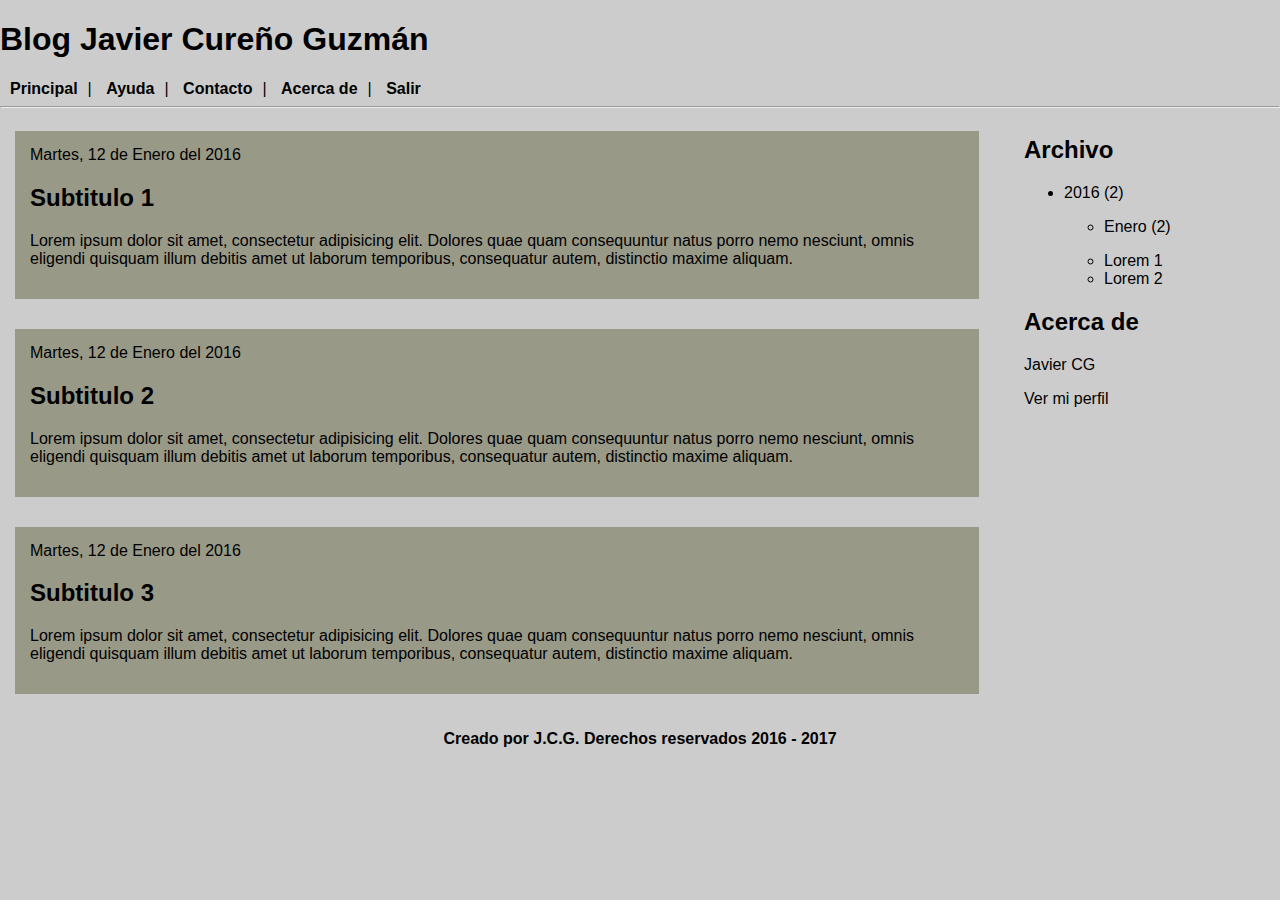
<file: index.html>
<!DOCTYPE html>
<html lang="es">
<head>
	<meta charset="UTF-8">
	<title>Blog Javier</title>
	<link rel="stylesheet" href="css/estilos.css">
</head>
<body>
	<header>
		<h1>Blog Javier Cureño Guzmán</h1>
	</header>
	<nav>
		<ul>
			<li><a href="#">Principal</a></li>|
			<li><a href="#">Ayuda</a></li>|
			<li><a href="#">Contacto</a></li>|
			<li><a href="#">Acerca de</a></li>|
			<li><a href="#">Salir</a></li>
		</ul>
	</nav>
	<hr>
	<section>
		<article>
			<span class="fecha">Martes, 12 de Enero del 2016</span>
				<div>
					<h2 class="subtitulo">Subtitulo 1</h2>
				</div>
				<div>
					<p>Lorem ipsum dolor sit amet, consectetur adipisicing elit. Dolores quae quam consequuntur natus porro nemo nesciunt, omnis eligendi quisquam illum debitis amet ut laborum temporibus, consequatur autem, distinctio maxime aliquam.</p>
				</div>
		</article>
	</section>
	<section>
		<article>
			<span class="fecha">Martes, 12 de Enero del 2016</span>
				<div>
					<h2 class="subtitulo">Subtitulo 2</h2>
				</div>
				<div>
					<p>Lorem ipsum dolor sit amet, consectetur adipisicing elit. Dolores quae quam consequuntur natus porro nemo nesciunt, omnis eligendi quisquam illum debitis amet ut laborum temporibus, consequatur autem, distinctio maxime aliquam.</p>
				</div>
		</article>
	</section>
	<section>
		<article>
			<span class="fecha">Martes, 12 de Enero del 2016</span>
				<div>
					<h2 class="subtitulo">Subtitulo 3</h2>
				</div>
				<div>
					<p>Lorem ipsum dolor sit amet, consectetur adipisicing elit. Dolores quae quam consequuntur natus porro nemo nesciunt, omnis eligendi quisquam illum debitis amet ut laborum temporibus, consequatur autem, distinctio maxime aliquam.</p>
				</div>
		</article>
	</section>
	<aside>
		<h2>Archivo</h2>
		<ul>
			<li>
				<p>2016 (2)</p>
				<ul>
					<li>
						<p>Enero (2)</p>
					</li>
					<li>Lorem 1</li>
					<li>Lorem 2</li>
				</ul>
			</li>
		</ul>
		<h2>Acerca de</h2>
		<p>Javier CG</p>
		<p>Ver mi perfil</p>
	</aside>
	<footer>
		<p>Creado por J.C.G. Derechos reservados 2016 - 2017</p>
	</footer>
</body>
</html>
</file>
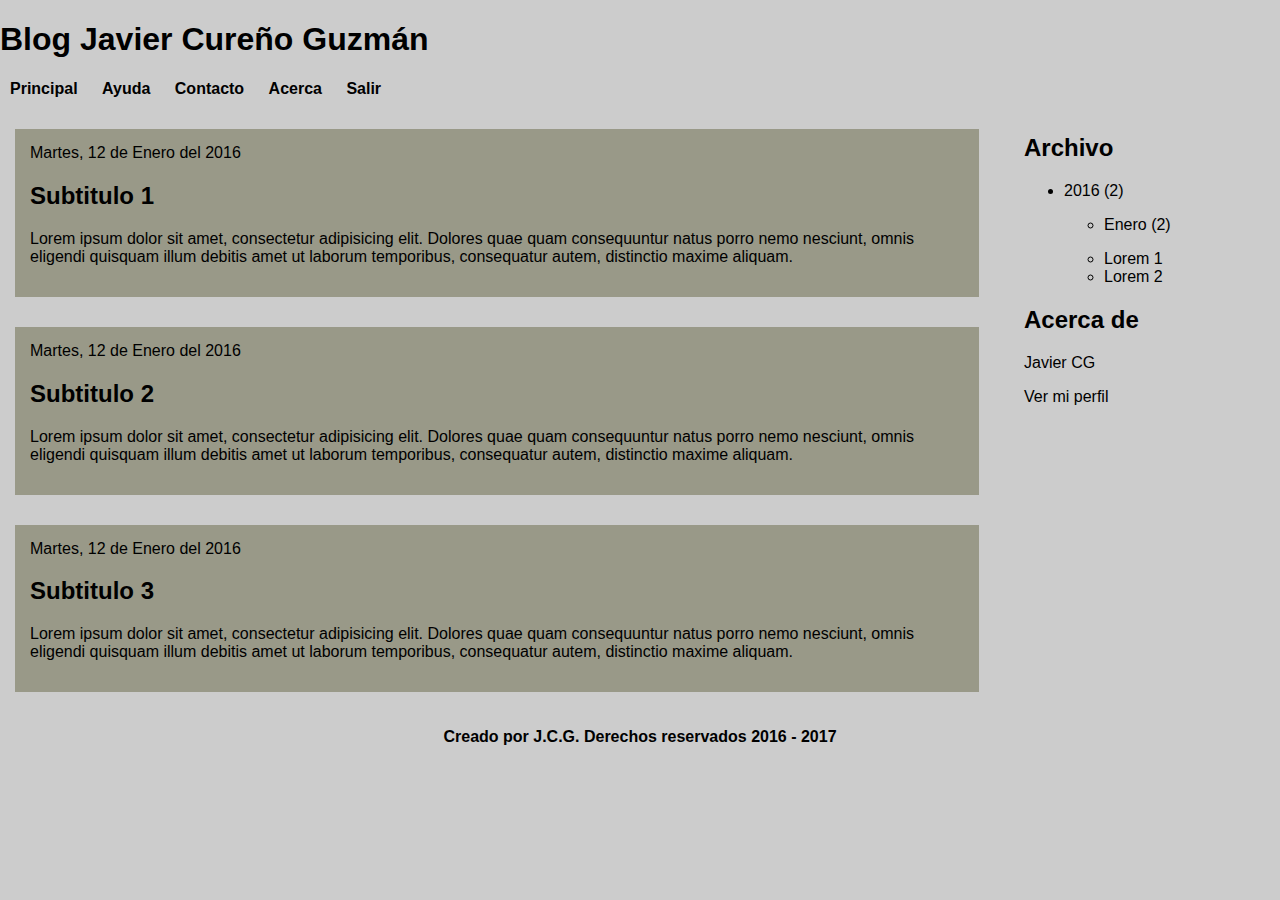
<file: 01-Blog/index.html>
<!DOCTYPE html>
<html lang="es">
<head>
	<meta charset="UTF-8">
	<title>Blog Javier</title>
	<link rel="stylesheet" href="css/estilos.css">
</head>
<body>
	<header>
		<h1>Blog Javier Cureño Guzmán</h1>
	</header>
	<nav>
		<ul>
			<li><a href="#">Principal</a></li>
			<li><a href="#">Ayuda</a></li>
			<li><a href="#">Contacto</a></li>
			<li><a href="#">Acerca</a></li>
			<li><a href="#">Salir</a></li>
		</ul>
	</nav>
	<hr>
	<section>
		<article>
			<span class="fecha">Martes, 12 de Enero del 2016</span>
				<div>
					<h2 class="subtitulo">Subtitulo 1</h2>
				</div>
				<div>
					<p>Lorem ipsum dolor sit amet, consectetur adipisicing elit. Dolores quae quam consequuntur natus porro nemo nesciunt, omnis eligendi quisquam illum debitis amet ut laborum temporibus, consequatur autem, distinctio maxime aliquam.</p>
				</div>
		</article>
	</section>
	<section>
		<article>
			<span class="fecha">Martes, 12 de Enero del 2016</span>
				<div>
					<h2 class="subtitulo">Subtitulo 2</h2>
				</div>
				<div>
					<p>Lorem ipsum dolor sit amet, consectetur adipisicing elit. Dolores quae quam consequuntur natus porro nemo nesciunt, omnis eligendi quisquam illum debitis amet ut laborum temporibus, consequatur autem, distinctio maxime aliquam.</p>
				</div>
		</article>
	</section>
	<section>
		<article>
			<span class="fecha">Martes, 12 de Enero del 2016</span>
				<div>
					<h2 class="subtitulo">Subtitulo 3</h2>
				</div>
				<div>
					<p>Lorem ipsum dolor sit amet, consectetur adipisicing elit. Dolores quae quam consequuntur natus porro nemo nesciunt, omnis eligendi quisquam illum debitis amet ut laborum temporibus, consequatur autem, distinctio maxime aliquam.</p>
				</div>
		</article>
	</section>
	<aside>
		<h2>Archivo</h2>
		<ul>
			<li>
				<p>2016 (2)</p>
				<ul>
					<li>
						<p>Enero (2)</p>
					</li>
					<li>Lorem 1</li>
					<li>Lorem 2</li>
				</ul>
			</li>
		</ul>
		<h2>Acerca de</h2>
		<p>Javier CG</p>
		<p>Ver mi perfil</p>
	</aside>
	<footer>
		<p>Creado por J.C.G. Derechos reservados 2016 - 2017</p>
	</footer>
</body>
</html>
</file>
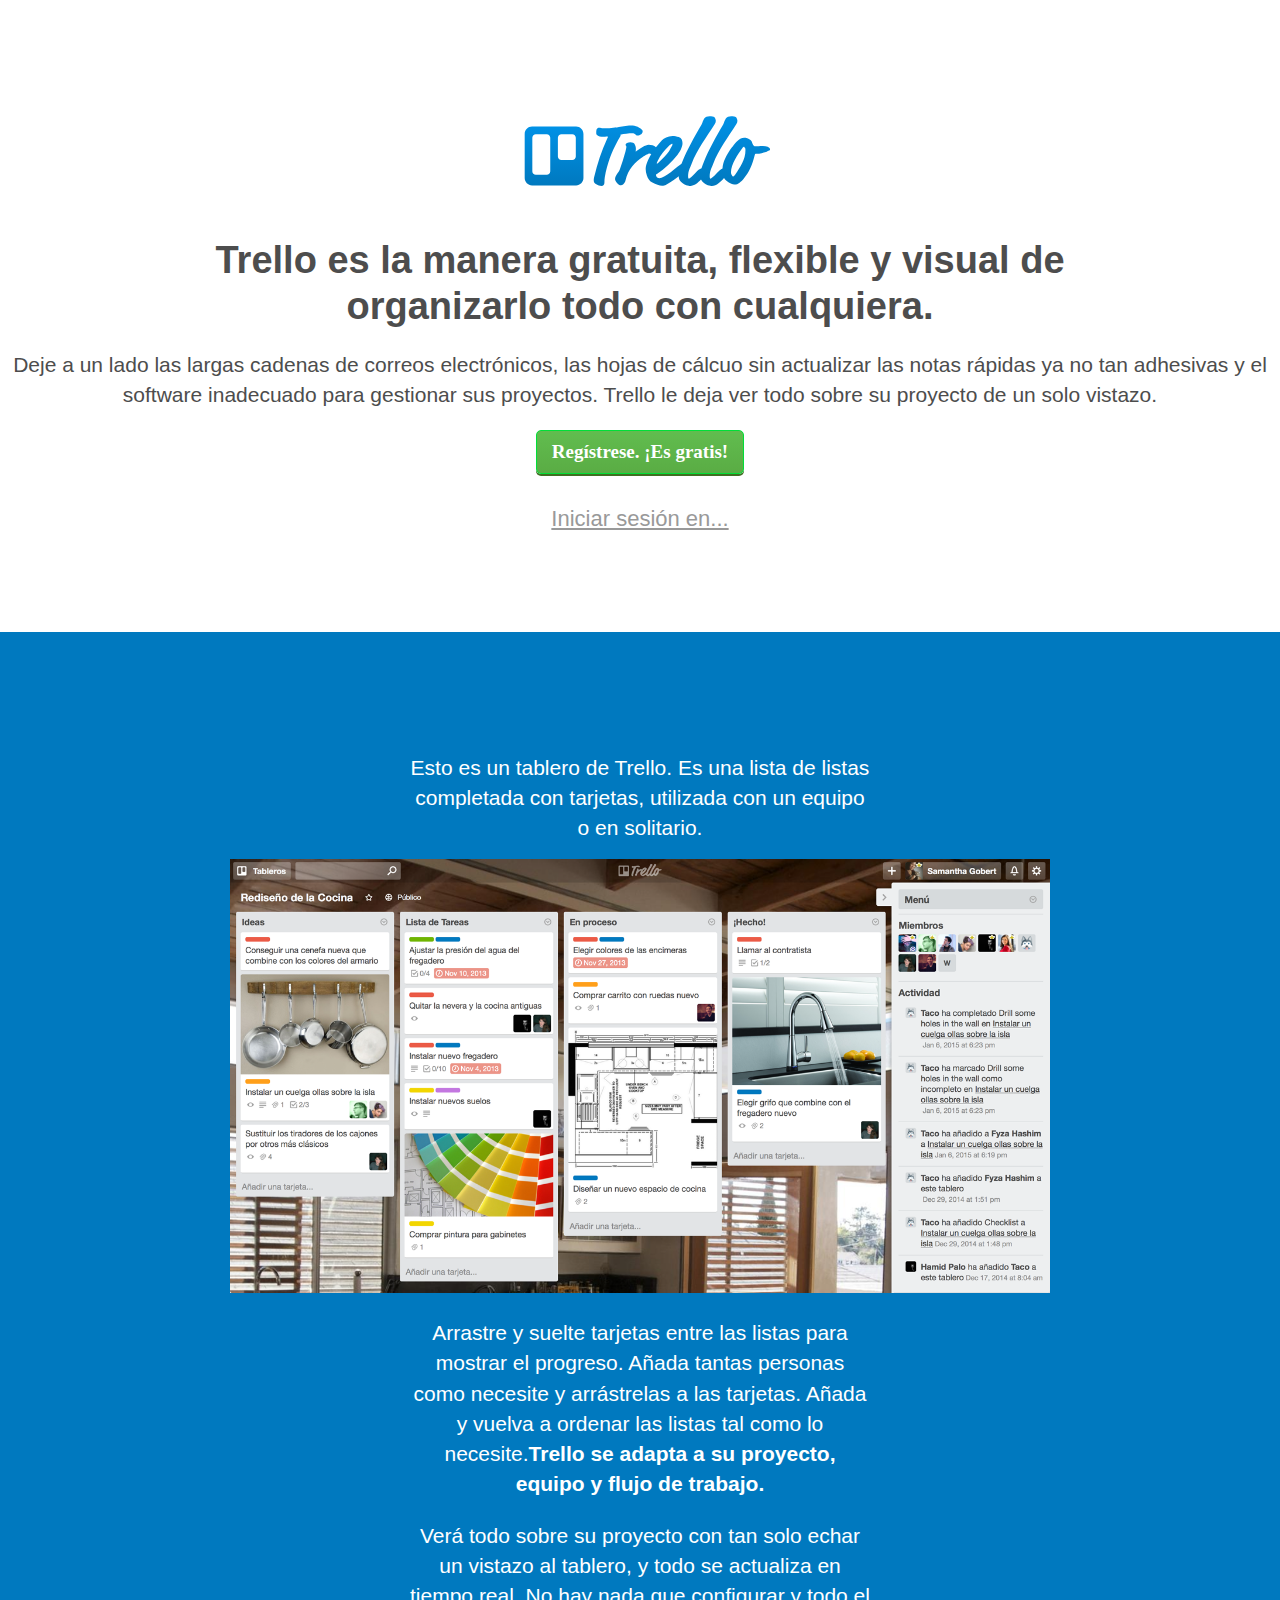
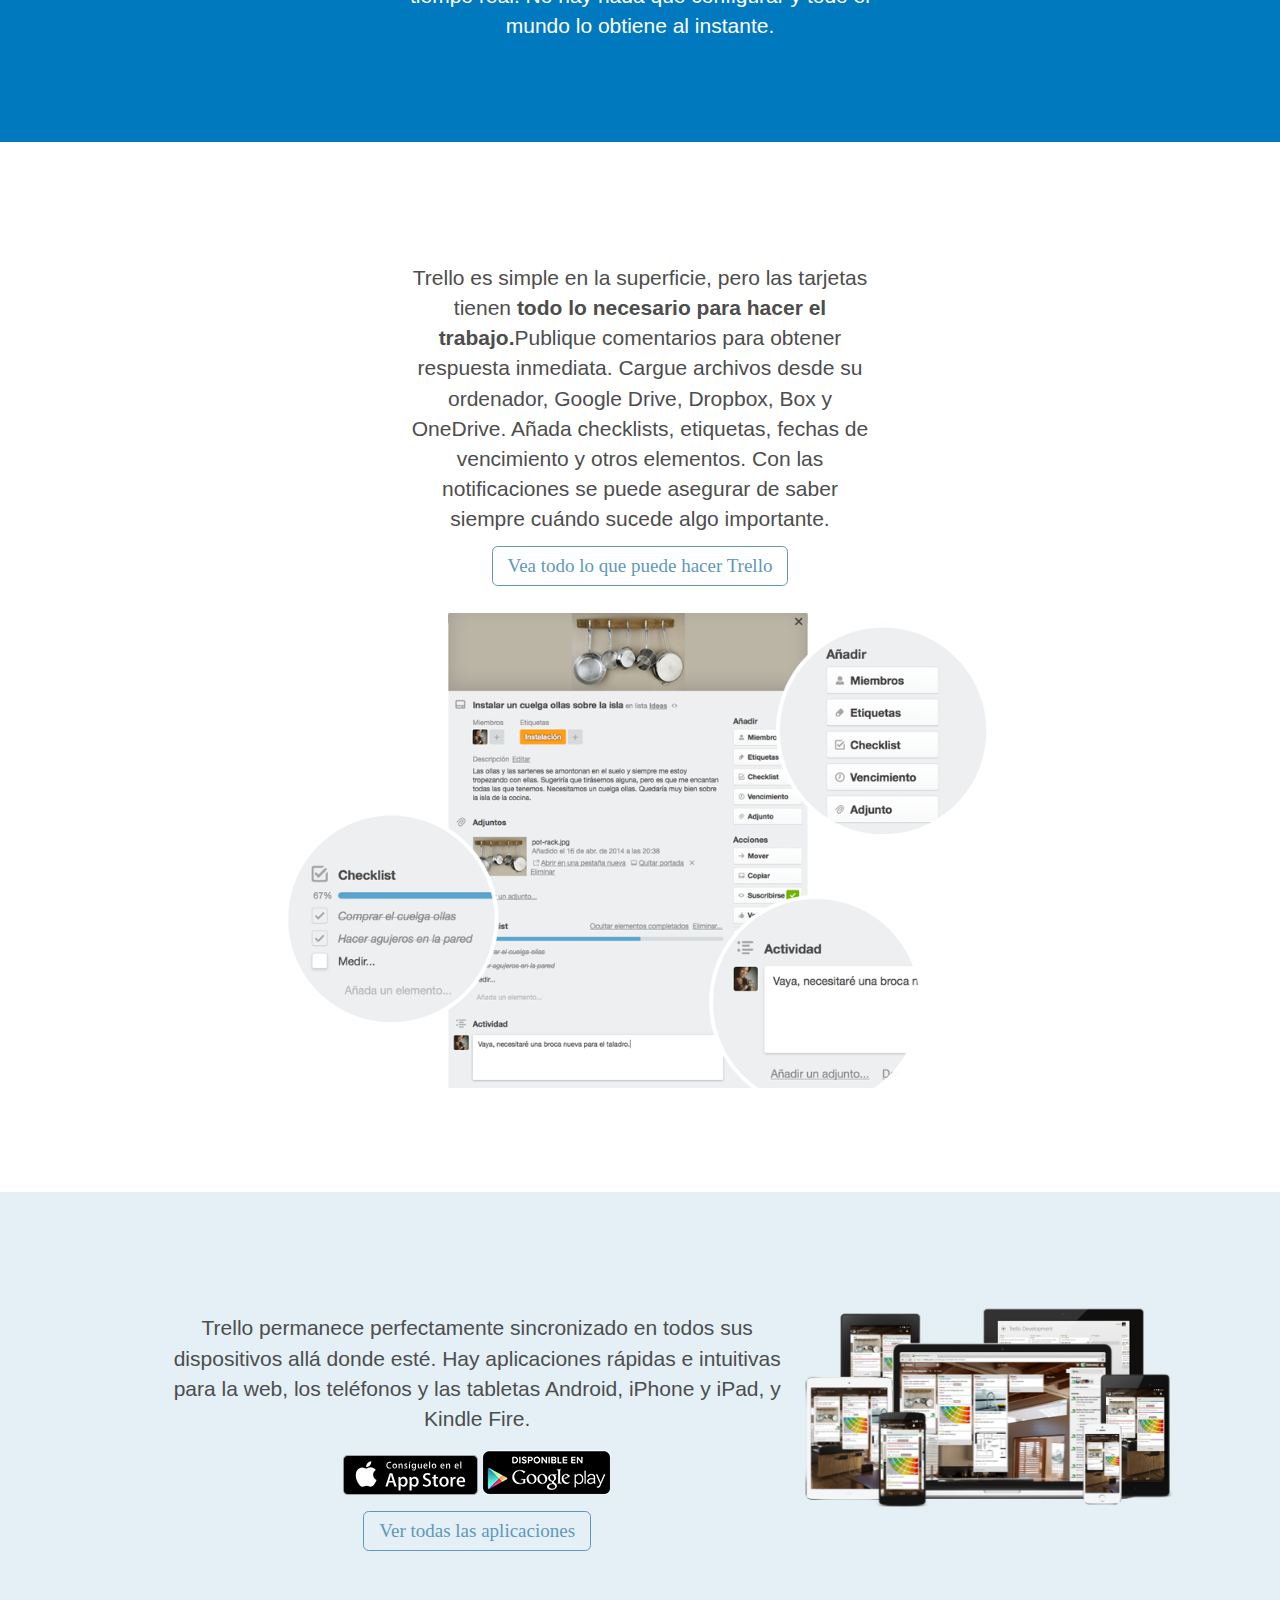
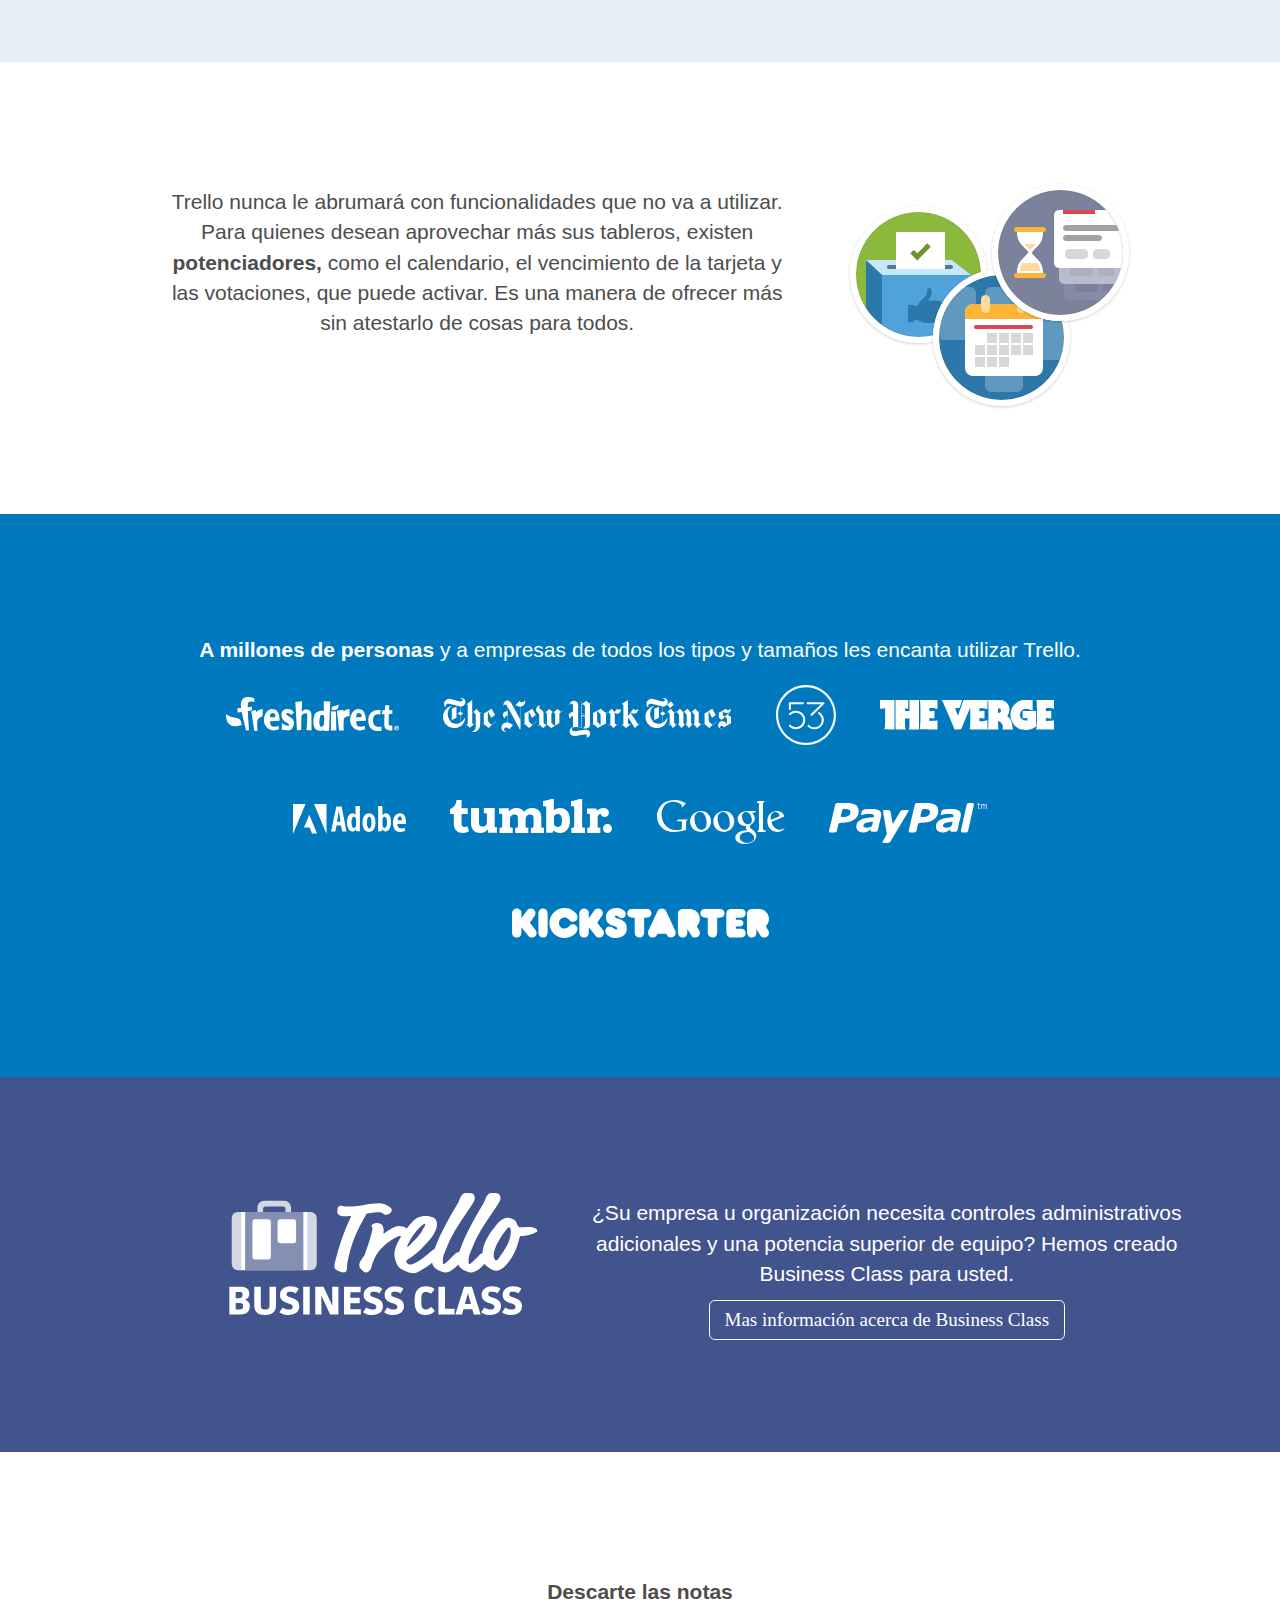
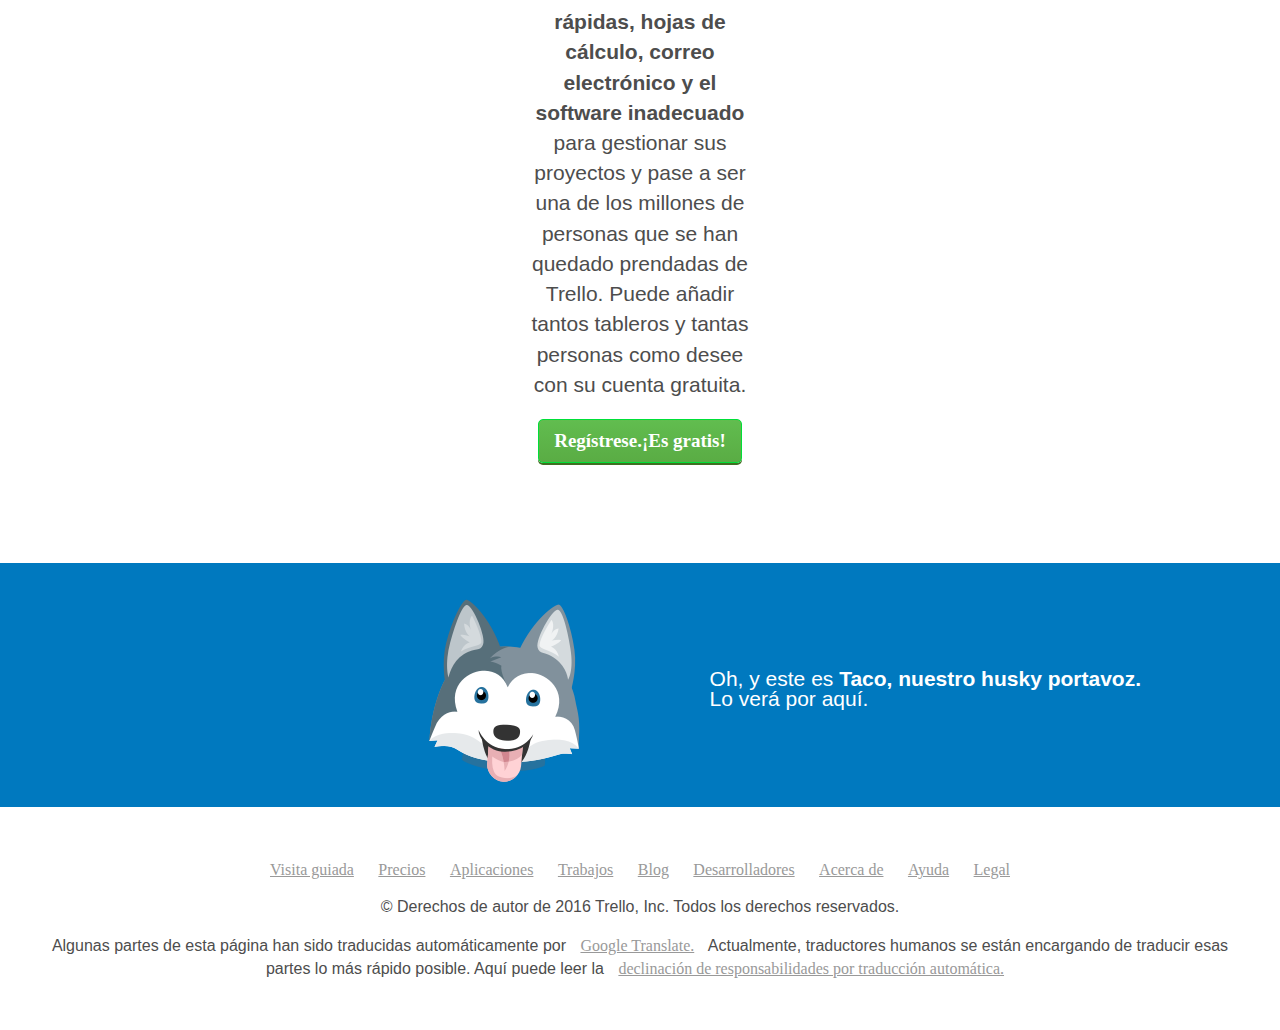
<file: 02-Trello/index.html>
<!DOCTYPE html>
<html lang="en">
<head>
	<meta charset="UTF-8">
	<title>Trello</title>
	<link rel="stylesheet" href="css/estilos.css">
</head>
<body>
	<header>
		<div class="div_69">
			<img src="img/header-logo-blue.svg">
			<h1>Trello es la manera gratuita, flexible y visual de organizarlo todo con cualquiera.</h1>
		</div>
		<div clase="div_45">
			<p>Deje a un lado las largas cadenas de correos electrónicos, las hojas de cálcuo sin actualizar las notas rápidas ya no tan adhesivas y el software inadecuado para gestionar sus proyectos. Trello le deja ver todo sobre su proyecto de un solo vistazo.</p>
			<button type="button">Regístrese. ¡Es gratis!</button>
			<div class="content_button">
				<a href="#">Iniciar sesión en...</a>
			</div>
		</div>
	</header>
	<section class="azul">
		<article>
			<div class="div_45">
				<p>Esto es un tablero de Trello. Es una lista de listas completada con tarjetas, utilizada con un equipo o en solitario.</p>
			</div>
			<div class="img">
				<img src="img/home-hero_es.png" class="img_80">
			</div>
			<div class="div_45">
				<p>Arrastre y suelte tarjetas entre las listas para mostrar el progreso. Añada tantas personas como necesite y arrástrelas a las tarjetas. Añada y vuelva a ordenar las listas tal como lo necesite.<span>Trello se adapta a su proyecto, equipo y flujo de trabajo.</span></p>
			</div>
			<div class="div_45">
				<p>Verá todo sobre su proyecto con tan solo echar un vistazo al tablero, y todo se actualiza en tiempo real. No hay nada que configurar y todo el mundo lo obtiene al instante.</p>
			</div>
		</article>
	</section>
	<section class="gris">
		<article>
			<div class="div_45">
				<p>Trello es simple en la superficie, pero las tarjetas tienen <span>todo lo necesario para hacer el trabajo.</span>Publique comentarios para obtener respuesta inmediata. Cargue archivos desde su ordenador, Google Drive, Dropbox, Box y OneDrive. Añada checklists, etiquetas, fechas de vencimiento y otros elementos. Con las notificaciones se puede asegurar de saber siempre cuándo sucede algo importante.</p>
				<a href="#" class="link_btn">Vea todo lo que puede hacer Trello</a>
			</div>
			<img src="img/home-card-detail_es.png" class="img_70">
		</article>
	</section>
	<section class="azul_claro gris">
		<article class="article_margin_70">
			<div class="div_60">
				<p>Trello permanece perfectamente sincronizado en todos sus dispositivos allá donde esté. Hay aplicaciones rápidas e intuitivas para la web, los teléfonos y las tabletas Android, iPhone y iPad, y Kindle Fire.
				</p>
				<img src="img/app-store-badge_es.svg">
				<img src="img/play-store-badge_es.png">
				<div>
					<a href="#" class="link_btn">Ver todas las aplicaciones</a>
				</div>
			</div>
			<div class="div_40">
				<img src="img/home-devices.png" class="img_90">
			</div>
		</article>
	</section>
	<section class="gris">
		<article class="article_margin_70">
			<div class="div_60">
				<p>Trello nunca le abrumará con funcionalidades que no va a utilizar. Para quienes desean aprovechar más sus tableros, existen <span>potenciadores,</span> como el calendario, el vencimiento de la tarjeta y las votaciones, que puede activar. Es una manera de ofrecer más sin atestarlo de cosas para todos.</p>
			</div>
			<div>
				<img src="img/home-power-up-icons.png">
			</div>
		</article>
	</section>
	<section class="azul">
		<article>
			<p><span>A millones de personas</span> y a empresas de todos los tipos y tamaños les encanta utilizar Trello.</p>
			<img src="img/freshdirect.svg" class="marcas">
			<img src="img/thenewyorktimes.svg" class="marcas">
			<img src="img/53.svg" class="marcas">
			<img src="img/theverge.svg" class="marcas">
			<img src="img/adobe.svg" class="marcas">
			<img src="img/tumblr.svg" class="marcas">
			<img src="img/google.svg" class="marcas">
			<img src="img/paypal.svg" class="marcas">
			<img src="img/kickstarter.svg" class="marcas">
		</article>
	</section>
	<section class="morado">
		<article class="article_margin_70">
			<div class="div_40">
				<img src="img/business-class-logo-white.svg" class="img_80">
			</div>
			<div class="div_60">
				<p>¿Su empresa u organización necesita controles administrativos adicionales y una potencia superior de equipo? Hemos creado Business Class para usted.</p>
			<a href="#" class="link_btn link_btn_blanco">Mas información acerca de Business Class</a>
			</div>
		</article>
	</section>
	<section class="gris">
		<article>
			<div class="margin_400">
				<p><span>Descarte las notas rápidas, hojas de cálculo, correo electrónico y el software inadecuado</span> para gestionar sus proyectos y pase a ser una de los millones de personas que se han quedado prendadas de Trello. Puede añadir tantos tableros y tantas personas como desee con su cuenta gratuita.</p>
				<button>Regístrese.¡Es gratis!</button>
			</div>
		</article>
	</section>
	<section class="azul" id="taco">
		<article class="margin_300">
			<div id="img_taco">
				<img src="img/home-taco.png">
			</div>
			<div id="div_taco">
				<p>Oh, y este es <span>Taco, nuestro husky portavoz.</span></p>
				<p id="p_taco">Lo verá por aquí.</p>
			</div>
		</article>
	</section>
	<footer class="gris">
		<a href="#" class="link">Visita guiada</a>
		<a href="#" class="link">Precios</a>
		<a href="#" class="link">Aplicaciones</a>
		<a href="#" class="link">Trabajos</a>
		<a href="#" class="link">Blog</a>
		<a href="#" class="link">Desarrolladores</a>
		<a href="#" class="link">Acerca de</a>
		<a href="#" class="link">Ayuda</a>
		<a href="#" class="link">Legal</a>
		<p>© Derechos de autor de 2016 Trello, Inc. Todos los derechos reservados.</p>
		<p>Algunas partes de esta página han sido traducidas automáticamente por <a href="#" class="link">Google Translate.</a>  Actualmente, traductores humanos se están encargando de traducir esas partes lo más rápido posible. Aquí puede leer la <a href="#" class="link">declinación de responsabilidades por traducción automática.</a></p>
	</footer>
</body>
</html>
</file>
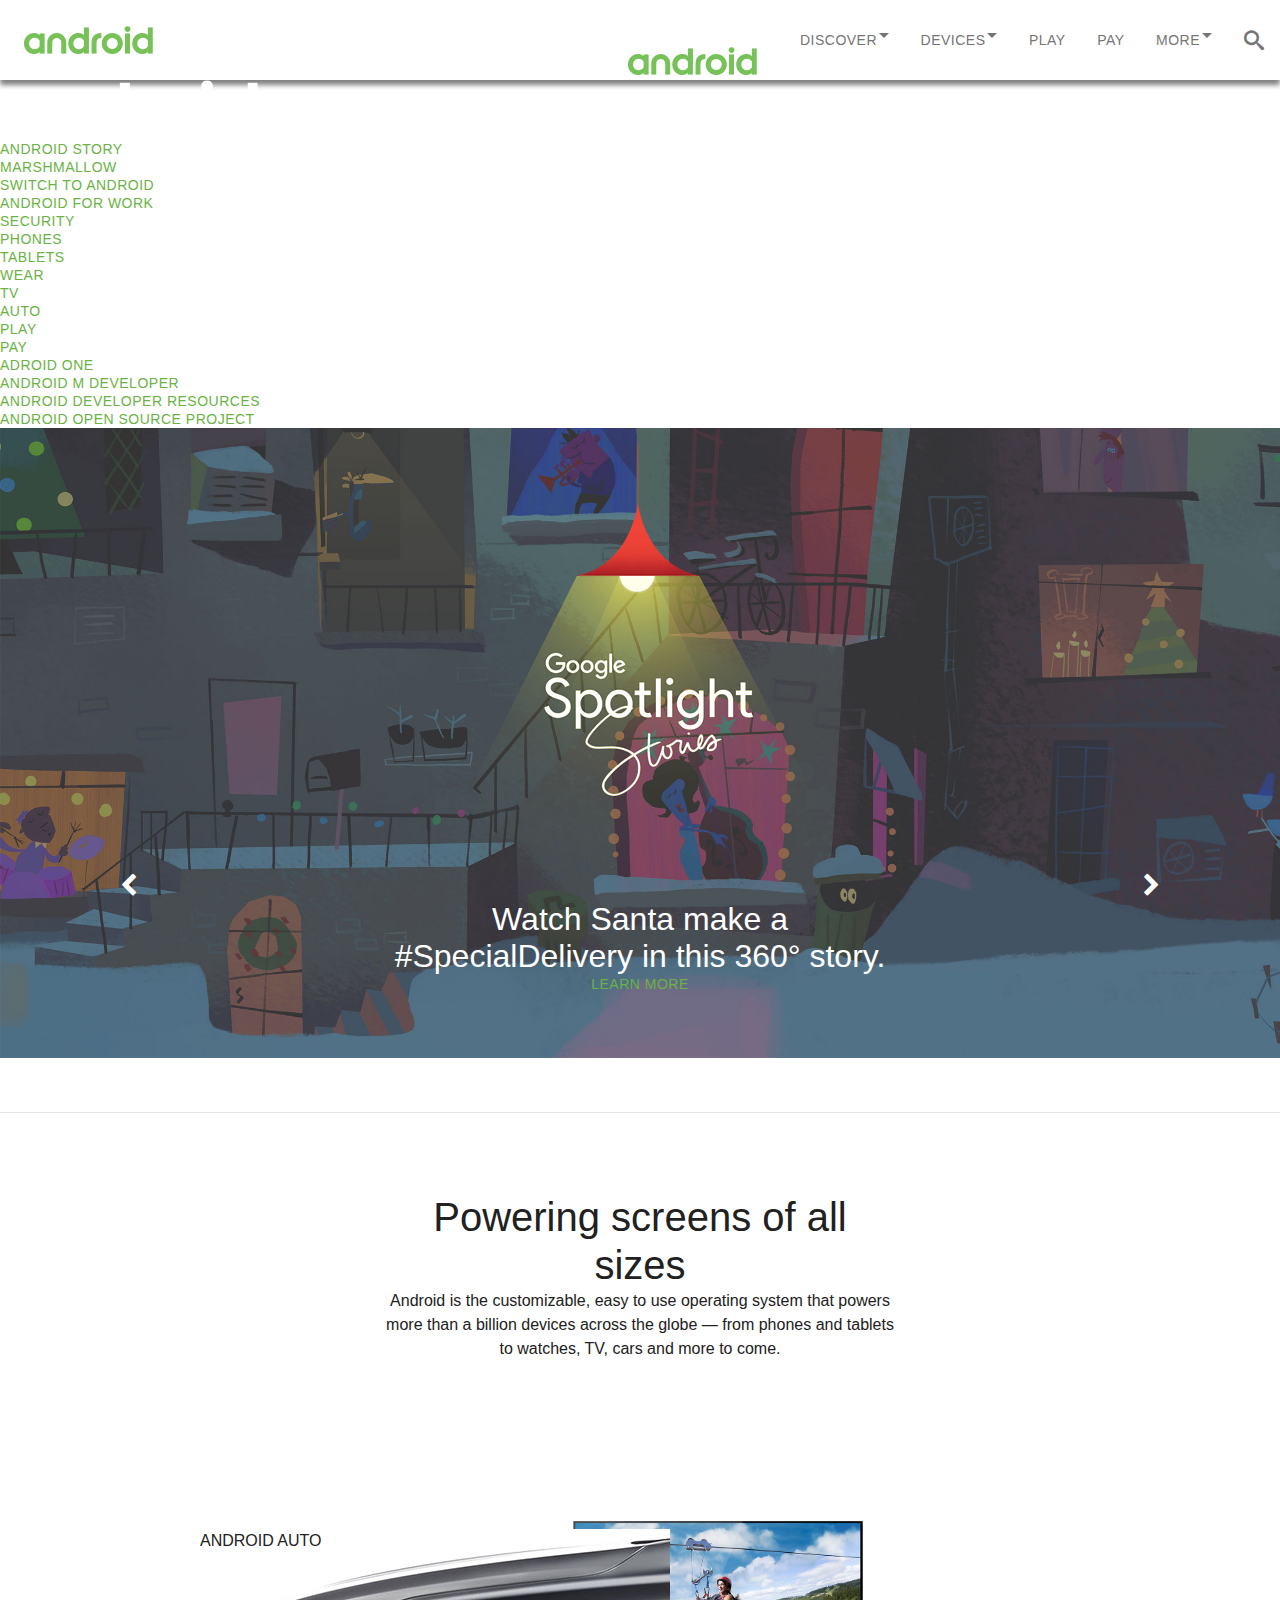
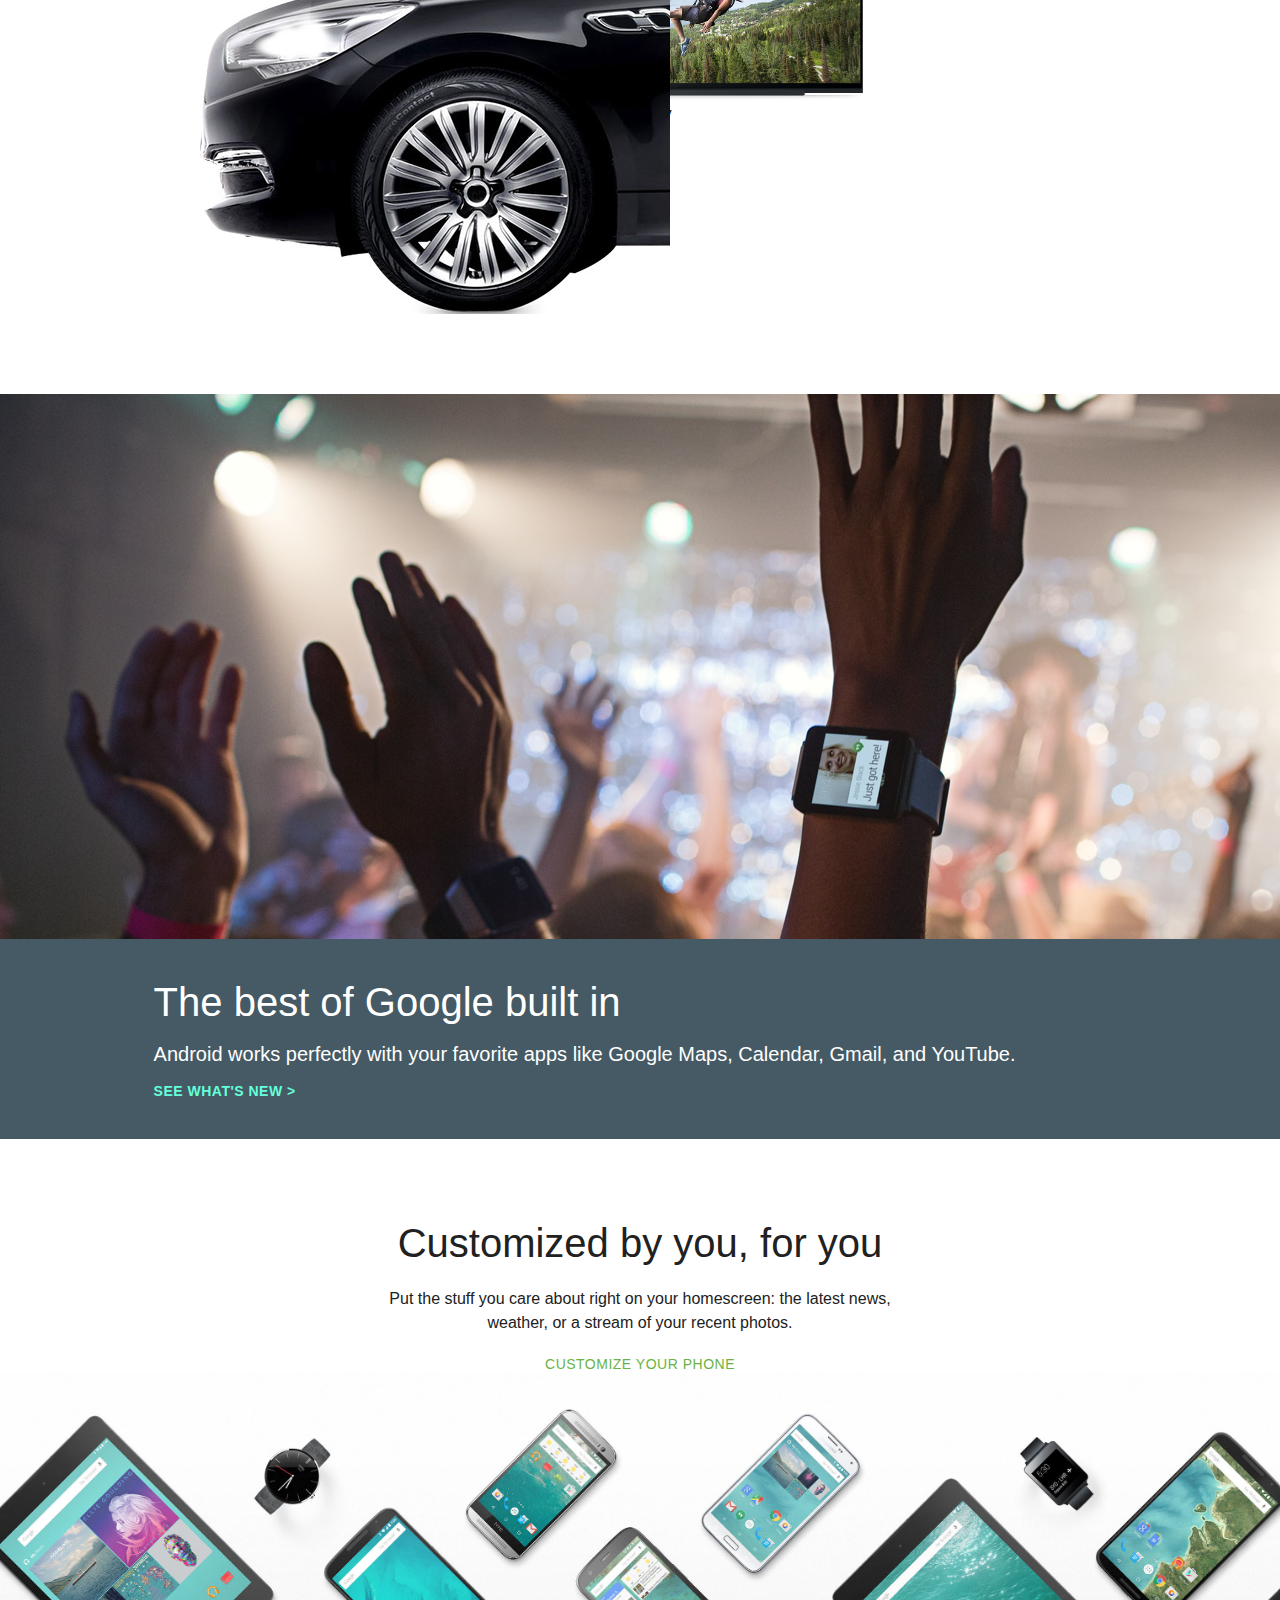
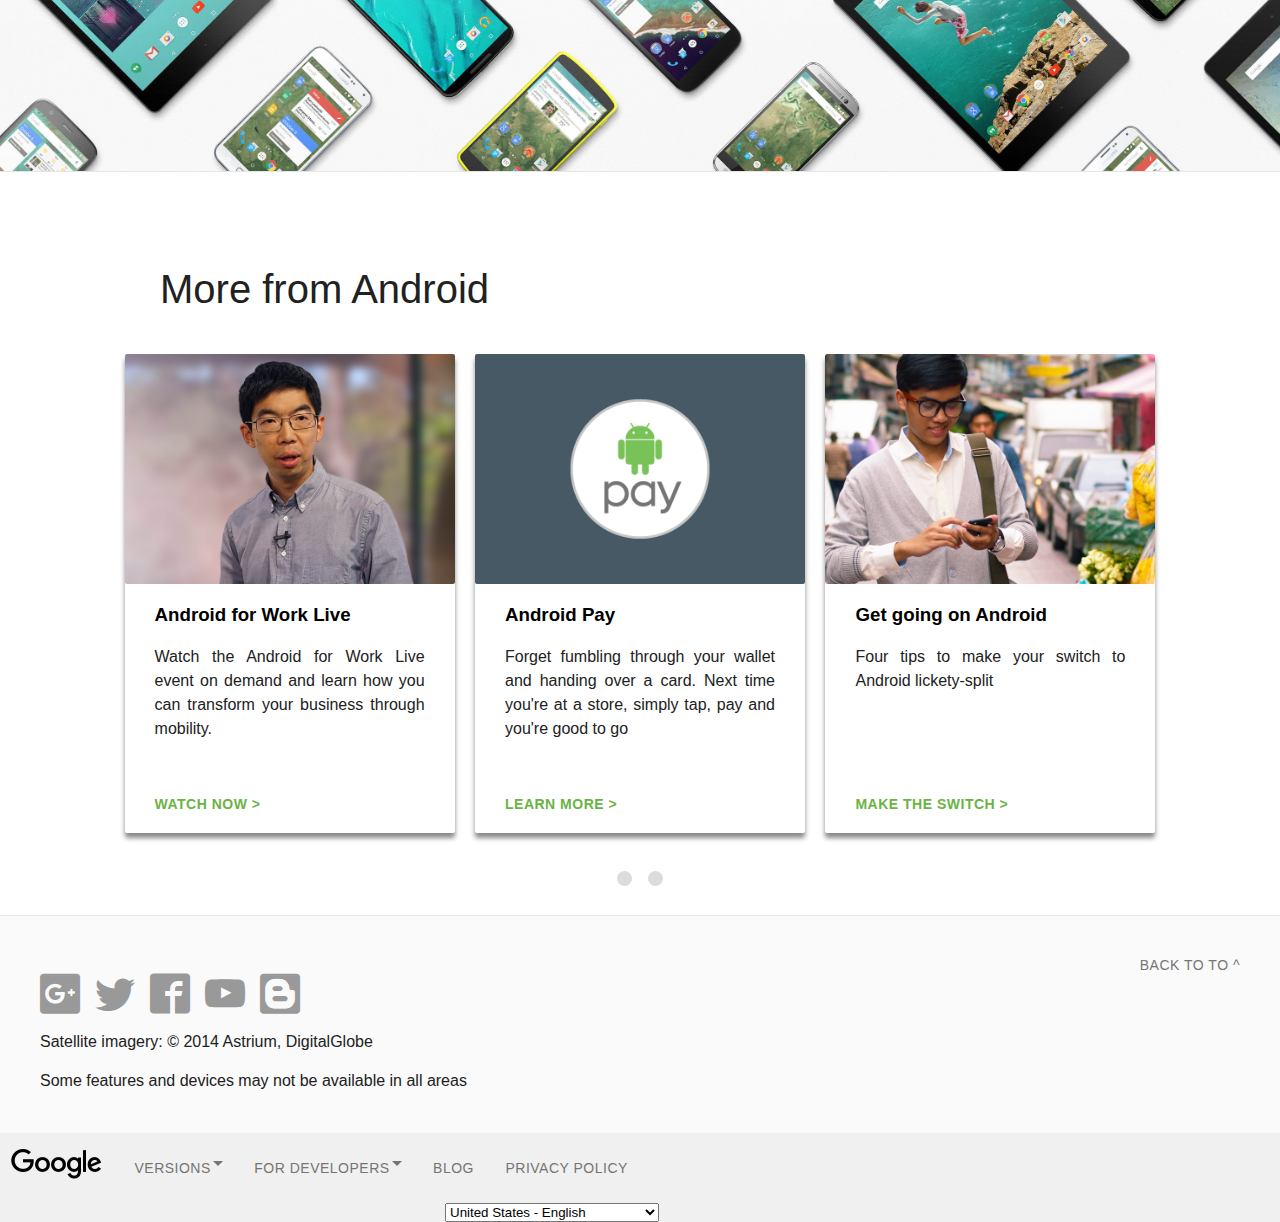
<file: 03-Android/index.html>
<!DOCTYPE html>
<html lang="en">
<head>
	<meta charset="UTF-8">
	<title>Android</title>
	<link rel="stylesheet" href="css/fonts/style.css">
	<link rel="stylesheet" href="css/style.css">
	<link rel="stylesheet" href="http://netdna.bootstrapcdn.com/font-awesome/4.5.0/css/font-awesome.min.css">
	<script src="js/jquery-1.11.1.min.js"></script>
	<script src="js/script.js"></script>
</head>
<body>
	<div class="wrapper">
		<header>
			<nav id="menu">
				<img src="img/android-wordmark-8EC047.png" alt="" class="logo li_header">
				<ul>
					<li id="menu_icon_menu"><a><span class="icon-menu" id="icon_menu"></span></a></li>
					<li id="menu_logo2"><a><img src="img/android-wordmark-8EC047.png" alt="" class="logo" id="logo2"></a></li>
					<li class="li_header"><a id="discover">DISCOVER <span class="icon-caret"></span></a></li>
					<li class="li_header"><a id="devices">DEVICES <span class="icon-caret"></span></a></li>
					<li class="li_header"><a>PLAY</a></li>
					<li class="li_header"><a>PAY</a></li>
					<li class="li_header"><a id="more">MORE <span class="icon-caret"></span></a></li>
					<li id="menu_lupa"><a><span class="icon-search" id="lupa"></span></a></li>
				</ul>
			</nav>
		</header>
		<div id="menu_lateral" class="menu_lateral">
			<ul>
				<li id="li_menu_lateral"><a href="#"><img src="img/android-wordmark-ffffff.png" alt="" id="logo_menu_lateral"></a></li>
				<li><a href="#">Android Story</a></li>
				<li><a href="#">Marshmallow</a></li>
				<li><a href="#">Switch to Android</a></li>
				<li><a href="#">Android for Work</a></li>
				<li><a href="#">Security</a></li>
				<li><a href="#">Phones</a></li>
				<li><a href="#">Tablets</a></li>
				<li><a href="#">Wear</a></li>
				<li><a href="#">TV</a></li>
				<li><a href="#">Auto</a></li>
				<li><a href="#">Play</a></li>
				<li><a href="#">Pay</a></li>
				<li><a href="#">Adroid One</a></li>
				<li><a href="#">Android M Developer</a></li>
				<li><a href="#">Android Developer Resources</a></li>
				<li><a href="#">Android Open Source Project</a></li>
			</ul>
		</div>
		<div class="sub_menu_imagenes" id="sub_menu_discover">
			<ul>
				<li><a href="" id="sub_menu_discover_img_1" class="sub_menu_img"><span>Android Story</span></a></li>
				<li><a href="" id="sub_menu_discover_img_2" class="sub_menu_img"><span>Marshmallow</span></a></li>
				<li><a href="" id="sub_menu_discover_img_3" class="sub_menu_img"><span>Switch to Android</span></a></li>
				<li><a href="" id="sub_menu_discover_img_4" class="sub_menu_img"><span>Android for Work</span></a></li>
				<li><a href="" id="sub_menu_discover_img_5" class="sub_menu_img"><span>Security</span></a></li>
			</ul>
		</div>
		<div class="sub_menu_imagenes" id="sub_menu_devices">
			<ul>
				<li><a href="" id="sub_menu_devices_img_1" class="sub_menu_img"><span>Phones</span></a></li>
				<li><a href="" id="sub_menu_devices_img_2" class="sub_menu_img"><span>Tablets</span></a></li>
				<li><a href="" id="sub_menu_devices_img_3" class="sub_menu_img"><span>Wear</span></a></li>
				<li><a href="" id="sub_menu_devices_img_4" class="sub_menu_img"><span>TV</span></a></li>
				<li><a href="" id="sub_menu_devices_img_5" class="sub_menu_img"><span>Auto</span></a></li>
			</ul>
		</div>
		<div class="sub_menu_info_abajo" id="sub_menu_more">
			<ul>
				<li><a href="" id="opc_principal">Android One</a></li>
				<li><a href="">Android M Developer Preview</a></li>
				<li><a href="">Android Developer Resources</a></li>
				<li><a href="">Android Open Source Project</a></li>
			</ul>
		</div>
		<div id="section_1">
			<div class="container">
			  <input id="rad1" type="radio" name="rad" checked>
			  <section id="slider_img_1">
			  	<img src="img/spotlight-stories-logo.png" id="img_lampara">
			    <h1>Watch Santa make a</h1>
    			<h1><span>#SpecialDelivery</span> in this 360° story.</h1>
			    <div><a class="link_btn">LEARN MORE</a></div>
			    <label for="rad2"><i class="fa fa-chevron-right"></i></label>
			    <label for="rad3"><i class="fa fa-chevron-left"></i></label>
			  </section>
			  <input id="rad2" type="radio" name="rad">
			  <section id="slider_img_2">
			  	<div>
				    <h1>Android 6.0 Marshmallow</h1>
					<h2>S'More to Love</h2>
					<a class="link negro_hover">LEARN MORE</a>
			  	</div>
			    <label for="rad1"><i class="fa fa-chevron-left"></i></label>
			    <label for="rad3"><i class="fa fa-chevron-right"></i></label>
			  </section>
			  <input id="rad3" type="radio" name="rad">
			  <section id="slider_img_3">
			  	<div id="xd">
					<h1 class="negro" class="title_3">The Nexus 5X</h1>
					<h1 class="negro" class="title_3">and 6P</h1>
					<p class="negro">The ultimate Android experiencie.</p>
					<div>
						<a class="link negro_hover">SHOP NOW</a>
					</div>
	        	</div>
	        	<div id="x3">
					<p class="negro">If you're in the market for Android phone, you've run out of excuses not to get a Nexus.</p>
					<div>
						<a class="link negro_hover">Ars Technica</a>
					</div>
	        	</div>
			    <label for="rad4"><i class="fa fa-chevron-right"></i></label>
			    <label for="rad2"><i class="fa fa-chevron-left"></i></label>
			  </section>
			  <input id="rad4" type="radio" name="rad">
			  <section id="slider_img_4">
			    <a class="link">LEARN MORE</a>
			    <label for="rad3"><i class="fa fa-chevron-left"></i></label>
			    <label for="rad1"><i class="fa fa-chevron-right"></i></label>
			  </section>
			</div>
		</div>
		<div class="control"></div>
		<section id="section_2">
			<article id="art_1">
				<h2>Powering screens of all sizes</h2>
				<p>Android is the customizable, easy to use operating system that powers more than a billion devices across the globe — from phones and tablets to watches, TV, cars and more to come.</p>
			</article>
			<article id="art_2">
				<div class="zoom" id="zoom_1">
					<img src="img/wear-on.jpg" alt="" id="img_1">
					<p>ANDROID WEAR</p>
				</div>
				<div class="zoom" id="zoom_2">
					<img src="img/nexus6-on.jpg" alt="" id="img_2">
					<p>PHONES</p>
				</div>
				<div class="zoom" id="zoom_3">
					<img src="img/nexus9-on.jpg" alt="" id="img_3">
					<p>TABLETS</p>
				</div>
				<div class="zoom" id="zoom_4">
					<img src="img/tv-on.jpg" alt="" id="img_4">
					<p>ANDROID TV</p>
				</div>
				<div class="zoom" id="zoom_5">
					<p>ANDROID AUTO</p>
				</div>
			</article>
		</section>
		<section id="section_3">
			<article id="fondo_monos"></article>
			<article id="section_3_info">
				<h2>The best of Google built in</h2>
				<h3>Android works perfectly with your favorite apps like Google Maps, Calendar, Gmail, and YouTube.</h3>
				<a>SEE WHAT'S NEW ></a>
			</article>
		</section>
		<section id="section_4">
			<article>
				<h2>Customized by you, for you</h2>
				<p>Put the stuff you care about right on your homescreen: the latest news, weather, or a stream of your recent photos.</p>
				<a hhref="">Customize your phone</a>
			</article>
			<article id="fondo_productos"></article>
		</section>
		<section id="section_5">
			<article>
				<h1>More from Android</h1>
				<div id="contenido_info_1" class="contenido_info">
					<div class="bloque">
						<div class="info_imagen">
							<img src="img/android-for-work.jpg" alt="">
						</div>
						<div class="info">
							<h3>Android for Work Live</h3>
							<p>Watch the Android for Work Live event on demand and learn how you can transform your business through mobility.</p>
						</div>
						<div class="info_link">
							<a class="link_flecha">WATCH NOW ></a>
						</div>
					</div>
					<div class="bloque">
						<div class="info_imagen">
							<img src="img/android-pay.png" alt="">
						</div>
						<div class="info">
							<h3>Android Pay</h3>
							<p>Forget fumbling through your wallet and handing over a card. Next time you're at a store, simply tap, pay and you're good to go</p>
						</div>
						<div class="info_link">
							<a href="" class="link_flecha">LEARN MORE ></a>
						</div>
					</div>
					<div class="bloque">
						<div class="info_imagen">
							<img src="img/more-from-1.png" alt="">
						</div>
						<div class="info">
							<h3>Get going on Android</h3>
							<p>Four tips to make your switch to Android lickety-split</p>
						</div>
						<div class="info_link">
							<a href="" class="link_flecha">MAKE THE SWITCH ></a>
						</div>
					</div>
				</div>
				<div id="contenido_info_2" class="contenido_info">
					<div class="bloque">
						<div class="info_imagen">
							<img src="img/more-from-4.png" alt="">
						</div>
						<div class="info">
							<h3>Create your own Android character</h3>
							<p>Turn the little green Android mascot into you, your friends, anyone!</p>
						</div>
						<div class="info_link">
							<a href="" class="link_flecha">ANDROIDIFY.COM ></a>
						</div>
					</div>
					<div class="bloque">
						<div class="info_imagen">
							<img src="img/more-from-2.png" alt="">
						</div>
						<div class="info">
							<h3>Get a clean customizable home screen</h3>
							<p>A clean, simple, customizable home screen that comes with the power of Google Now: traffic alerts, weather, and much more, just a swipe away</p>
						</div>
						<div class="info_link">
							<a href="" class="link_flecha">DOWNLOAD NOW ></a>
						</div>
					</div>
					<div class="bloque">
						<div class="info_imagen">
							<img src="img/more-from-3.png" alt="">
						</div>
						<div class="info">
							<h3>Millions to choose from</h3>
							<p>Hail a taxi, find a recipe, run through a temple—Google Play has all the apps and games that let you make your Android device uniquely yours</p>
						</div>
						<div class="info_link">
							<a href="" class="link_flecha">FIND APPS ></a>
						</div>
					</div>
				</div>
				<div id="control_info">
					<ul>
						<li><a id="info_1"></a></li>
						<li><a id="info_2"></a></li>
					</ul>
				</div>
			</article>
		</section>
		<section id="section_6">
			<article>
				<div id="ir_arriba"><a>Back to to ^</a></div>
				<div id="redes_sociales">
					<a href=""><span class="icon-google-plus2" id="icon-google-plus2"></span></a>
					<a href=""><span class="icon-twitter" id="icon-twitter"></span></a>
					<a href=""><span class="icon-facebook2" id="icon-facebook2"></span></a>
					<a href=""><span class="icon-youtube" id="icon-youtube"></span></a>
					<a href=""><span class="icon-blogger2" id="icon-blogger2"></span></a>
				</div>
				<p>Satellite imagery: © 2014 Astrium, DigitalGlobe</p>
				<p>Some features and devices may not be available in all areas</p>
			</article>
		</section>
		<footer>
			<nav id="menu_footer">
				<ul>
					<li><a><img src="img/googlelogo_dark_color_92x30dp.png" alt=""></a></li>
					<li class="li_footer"><a>Versions <span class="icon-caret"></span></a></li>
					<li class="li_footer"><a>For developers <span class="icon-caret"></span></a></li>
					<li class="li_footer"><a>Blog</a></li>
					<li class="li_footer"><a>Privacy Policy</a></li>
					<li>
						<select name="" id="idioma">
							<option value="">Australia - English</option>
							<option value="">Brasil - Português</option>
							<option value="">Canada - English</option>
							<option value="">Canada - Francais</option>
							<option value="">Deutschland - Deutsch</option>
							<option value="">España - Español</option>
							<option value="">Francia - Francais</option>
							<option value="">India - English</option>
							<option value="">Italia - Italiano</option>
							<option value="">México - Español</option>
							<option value="">Nederland - Nederlands</option>
							<option value="">New Zealand - English</option>
							<option value="">Polska - Polski</option>
							<option value="">United Kingdom - English</option>
							<option value="" selected>United States - English</option>
							<option value="">Hong Kong SAR China - English</option>
						</select>
					</li>
				</ul>
			</nav>
		</footer>
	</div>
</body>
</html>
</file>
<file: css/estilos.css>
a{
	text-decoration: none;
	color: black;
	font-size: 16px;
	font-weight: bolder;
}

nav ul{
	padding: 0;
	margin: 0;
	text-align: left;
}

nav ul li{
	display: inline;
	padding: 10px;
}

body{
	margin: 0 auto;
	font-family: Arial, Helvetica, sans-serif;
	width: 100%;
	background-color: #ccc;
}

section{
	width: calc(80% - 60px);
	float: left;
	padding: 15px;
}

article{
	padding: 15px;
	background-color: #999988;
}

aside{
	width: 20%;
	float: left;
	position: absolute;
	right: 0px;
}

footer{
	clear: both;
	text-align: center;
	padding: 5px;
	font-weight: bold;
}
</file>
<file: 01-Blog/css/estilos.css>
*{
	border:solid 0px red;
}
a{
	text-decoration: none;
	color: black;
	font-size: 16px;
	font-weight: bolder;
}

nav ul{
	padding: 0;
	margin: 0;
	text-align: left;
}

nav ul li{
	display: inline;
	padding: 10px;
}

body{
	margin: 0 auto;
	font-family: Arial, Helvetica, sans-serif;
	width: 100%;
	background-color: #ccc;
}

section{
	width: calc(80% - 60px);
	float: left;
	padding: 15px;
}

article{
	padding: 15px;
	background-color: #999988;
}

aside{
	width: 20%;
	float: left;
	position: absolute;
	right: 0px;
}

footer{
	clear: both;
	text-align: center;
	padding: 5px;
	font-weight: bold;
}

/*** Media queries ***/
@media (max-width: 1024px) {
	section{ width: calc(70% - 60px); }
	aside{ display: none;}
}
@media (max-width: 700px) {
	section{ width: calc(100% - 60px); }
	aside{ display: none; }
}
@media (max-width: 500px) {
  	section{ width: 100%; padding: 10px 0; }
	nav ul li{ display: block; border-bottom: solid 1px skyblue; border-top: solid 1px skyblue; }
	nav ul li:hover a{ cursor: pointer; color: rgba(255,255,255,1);
	}
	aside{display: none;}
<<<<<<< HEAD
}
=======
}
>>>>>>> origin/master
</file>
<file: 02-Trello/css/estilos.css>
*{
	padding: 0;
	margin: 0;
	font-family: Arial,verdana,sans-serif;
}
.img{
	margin: 0 auto;
	text-align: center;
}
.marcas{
	margin: 20px;
}
.azul{
	background: #0079bf;
}

.azul_claro{
	background: #e4f0f6;
}
.gris p{
	color: #4d4d4d;
}
.morado{
	background-color: #42548e;
}
.link{
	margin: 0px 10px;
	font-family: verdana;
	font-size: 16px;
	color: #999;
}
.link_btn{
	border:solid 1px #5e98ba;
    border-radius: .3em;
    display: inline-block;
    margin: .6em 0;
    padding: 8px 15px;
    text-decoration: none;
	font-family: verdana;
	font-size: 19px;
	color: #5e98ba;
}
h1, p, a, img, button{
	margin-top: 1em;
}
h1{
	font-size: 38px;
    line-height: 1.2em;
    color: #4d4d4d;
}
p{
	font-size: 21px;
	font-weight: 300;
    line-height: 1.44em;
    color: #fff;
}
header p{
	color: #4d4d4d;
    font-weight: 300;
    line-height: 1.44em;
}
header, section, footer{
	padding: 100px 0px;
	text-align: center;
}	
header a{
	font-family: sans-serif;
	font-size: 22px;
	color: #999;
	padding: 1em 2em;
}
section{
	display: inline-block;
	width: 100%;
}
article{
	margin: 0 auto;
	text-align: center;
	width: 80%;
}
header, section, footer{
	padding: 100px 0px;
	text-align: center;
}
footer{
	padding: 50px 0px;
	margin: 0 50px;
}
footer p{
	font-size: 16px;
}
span{
	font-weight: bold;
}
button{
	padding: 10px 15px;
	background-color: rgba(0, 223, 56, 1);
	border: solid 1px rgba(0, 223, 56, 1);
	border-radius: 5px;
	color: #fff;
	font-family: verdana;
	font-size: 19px;
	font-weight: bold;
	background: #61bd4f;
    background: -webkit-linear-gradient(top, #61bd4f 0, #5aac44 100%);
    background: linear-gradient(to bottom, #61bd4f 0, #5aac44 100%);
    box-shadow: 0 2px 0 #3f6f21;
}
button:hover{
	border: solid 1px  rgba(127,127,127,0.5);
    background: -webkit-linear-gradient(top, rgba(127,127,127,0.5) 0, rgba(127,127,127,0.8) 100%);
    background: linear-gradient(to bottom, rgba(127,127,127,0.8) 0, rgba(127,127,127,0.5) 100%);
}

.div_69{
	width:69%;
	margin: 0 auto;
}

.div_45{
	width:45%;
	margin: 0 auto;
	text-align: center;
}

.div_60{
	width: 60%;
	display: inline;
	float:left;
}

.div_40{
	width: 40%;
	float:left;
}

.content_button{
	margin-top: 2em;
}

.article_margin_70{
	margin: 0px 170px;
}

.margin_400{
	margin: 0px 400px;
}

.margin_300{
	margin: 0px 300px;
}

#taco{
	width: 100%;
	padding: 20px 0px;
}

#img_taco{
	width: 40%;
	display: inline;
	float:left;
}

#div_taco{
	width: 60%;
	display: inline;
	float:left;
	text-align:left;
	margin-top: 60px;
}

#p_taco{
	margin-top:-10px;
}

.img_80{
	width: 80%;
	height: auto;
}

.img_70{
	width: 70%;
	height: auto;
}

.img_90{
	width: 90%;
	height: auto;
}

.img_80{
	width:80%;
}

.link_btn_blanco{
	border: solid 1px white;
	color: white;
}
</file>
<file: 03-Android/css/fonts/style.css>
@font-face {
    font-family: 'fuentes_';
    src:    url('fonts/fuentes_.eot?hma3ab');
    src:    url('fonts/fuentes_.eot?hma3ab#iefix') format('embedded-opentype'),
        url('fonts/fuentes_.ttf?hma3ab') format('truetype'),
        url('fonts/fuentes_.woff?hma3ab') format('woff'),
        url('fonts/fuentes_.svg?hma3ab#fuentes_') format('svg');
    font-weight: normal;
    font-style: normal;
}

[class^="icon-"], [class*=" icon-"] {
    /* use !important to prevent issues with browser extensions that change fonts */
    font-family: 'fuentes_' !important;
    speak: none;
    font-style: normal;
    font-weight: normal;
    font-variant: normal;
    text-transform: none;
    line-height: 1;

    /* Better Font Rendering =========== */
    -webkit-font-smoothing: antialiased;
    -moz-osx-font-smoothing: grayscale;
}

.icon-search:before {
    content: "\e900";
}
.icon-ctrl:before {
    content: "\e901";
}
.icon-google-plus2:before {
    content: "\e902";
}
.icon-facebook2:before {
    content: "\e903";
}
.icon-twitter:before {
    content: "\e904";
}
.icon-youtube:before {
    content: "\e905";
}
.icon-blogger2:before {
    content: "\e906";
}
</file>
<file: 03-Android/css/style.css>
*{
	margin: 0;
	padding: 0;
  font-family: Helvetica, Arial, sans-serif;
}

body{
  background-color: rgba(255,255,255,1);
}

a{
  text-decoration: none;
  cursor: pointer;
  color: #6ab344;
  display: inline-block;
  font-size: 14px;
  font-weight: 500;
  letter-spacing: 0.5px;
  line-height: 16px;
  text-transform: uppercase;
  white-space: nowrap;
}

a:hover{
  color: #64ffda;
}

h2{
  color: #212121;
  font-size: 40px;
  font-weight: 300;
  line-height: 48px;
}

p{
  color: #212121;
  font-size: 16px;
  font-style: normal;
  font-weight: 300;
  letter-spacing: 0;
  line-height: 24px;
}

article{
  text-align: center;
  width: 100%;
}

#menu_footer{
  background-color: #f0f0f0;
  text-align: left;
  width: 100%;
  display: block;
  float: left;
}

#idioma{
  margin-left:450px;
}

#section_2 #art_1{
  margin: 0 auto;
  padding: 80px 0; 
  width: 40%;
}

#section_2 #art_2{
  margin: 0 auto;
  padding: 80px 0; 
  width: calc(100% - 200px);
  *border: solid 1px blue;
  margin-left: 200px;
  text-align: left;
}

.zoom{
  display: inline-block;
}
.zoom label{
  color: #6ab344;
  cursor: pointer;
  font-size: 14px;
  font-weight: bold;
  letter-spacing: 0.5px;
  line-height: 70px;
  text-transform: uppercase;
  white-space: nowrap;
}

#zoom_1{
  width: 140px;
  *border: solid 1px red;
}
#img_1{
  width: auto;
  height: 100px;
}
#img_1:hover{
  cursor: pointer;
  height: 115px;
}
#zoom_2{
  width: 100px;
  *border: solid 1px red;
}
#img_2{
  width: auto;
  height: 135px;
}
#img_2:hover{
  cursor: pointer;
  height: 150px;
}
#zoom_3{
  width: 120px;
  *border: solid 1px red;
}
#img_3{
  width: auto;
  height: 160px;
}
#img_3:hover{
  cursor: pointer;
  height: 175px;
}
#zoom_4{
  width: 300px;
  *border: solid 1px red;
}
#img_4{
  width: auto;
  height: 180px;
}
#img_4:hover{
  cursor: pointer;
  height: 185px;
}
#zoom_5{
  display: inline-block;
  width: 470px;
  height: 385px;
  background: url(../img/auto-on.jpg) 0 -150px;
  display:inline-block;
  vertical-align: top;
  margin-top: -200px; 
}
#zoom_5 label{
  position: absolute;
  margin-top:385px;
}
#img_5:hover{
  cursor: pointer;
  height: 235px;
}

#fondo_monos{
  background-image: url(../img/wear3-1600.png);
  height: 545px;
  width: auto;
}

#section_3_info{
  background-color: #455a64;
  text-align: left;
  padding: 39px 0px;
  padding-left: 12%;
  width: calc(100% - 12%);
}

#section_3_info h2{
  color: #ffffff;
  font-size: 40px;
  font-weight: 100;
  line-height: 48px;
  font-stretch:expanded;
}

#section_3_info h3{
  color: #ffffff;
  font-size: 20px;
  font-weight: 100;
  line-height: 26px;
  font-stretch:condensed;
  padding: 15px 0;
}

#section_3_info a{
  color: #64ffda;
  cursor: pointer;
  display: inline-block;
  font-size: 14px;
  font-weight: bold;
  letter-spacing: 0.5px;
  line-height: 16px;
  text-transform: uppercase;
  white-space: nowrap;
}

#section_3_info a:hover{
  color: #00bfa5;;
}

#section_4{
  padding: 80px 0px 0px 0px;
}

#section_4 article p{
  max-width: 520px;
  margin: 0 auto;
  padding: 20px 0;
}

#section_4 article a{
  color: #6ab344;
}

#fondo_productos{
  -webkit-background-size: cover;
  -moz-background-size: cover;
  -o-background-size: cover;
  background-image: url(../img/devices.jpg);
  background-size: cover;
  height: 398px;
  width: 100%;
  margin: 0 auto;
}

#section_5{
  border-bottom: solid 1px #e6e6e6;
  border-top: solid 1px #e6e6e6;
  padding: 60px 0px 25px 0px;
}

#section_5 h1{
  display: block;
  font-size: 1.5em;
  -webkit-margin-before: 0.83em;
  -webkit-margin-after: 0.83em;
  -webkit-margin-start: 0px;
  -webkit-margin-end: 0px;
  font-weight: normal;
  color: #212121;
  font-size: 40px;
  font-weight: 300;
  line-height: 48px;
  text-align: left;
  margin-left: 160px;
}

#contenido_info_2{
  display: none;
}
.contenido_info{
  width: 100%;
  display: inline;
}
.bloque{
  width: 330px;
  display: inline-block;
  clear: both;
  box-shadow: 0px 5px 5px #888888;
  margin: 8px;
  border-radius: 2px;
}

.info_imagen{
  width: 330px;
  height: 221px;
}

.info_imagen img{
  border-radius: 2px;
}

.info{
  padding: 10px;
  height: 180px;
  text-align: left;
  margin: 0px 20px;
}

.info h3{
  display: block;
  font-size: 1.17em;
  -webkit-margin-before: 1em;
  -webkit-margin-after: 1em;
  -webkit-margin-start: 0px;
  -webkit-margin-end: 0px;
  font-weight: bold;
}

.info p{
  display: block;
  -webkit-margin-before: 1em;
  -webkit-margin-after: 1em;
  -webkit-margin-start: 0px;
  -webkit-margin-end: 0px;
  text-align: justify;
}

.info_link{
  padding: 10px;
  text-align: left;
  margin: 10px 20px;
}

.info_link a{
  color: #6ab344;
  display: inline-block;
  font-size: 14px;
  font-weight: bold;
  letter-spacing: 0.5px;
  line-height: 16px;
  text-transform: uppercase;
  white-space: nowrap;
}

.info_link a:hover{
  color: #339600;
}

.info_imagen img{
  width: 100%;
}

#control_info{
  width: 100%;
}
#control_info li {
  margin: 0 6px;
  display: inline-block;
  zoom: 1;
  margin-top: 30px;
}
#control_info li a {
  width: 15px;
  height: 15px;
  display: block;
  background: #666;
  *background: rgba(0, 0, 0, 0.5);
  background: #dcdcdc;
  cursor: pointer;
  text-indent: -9999px;
  -webkit-border-radius: 20px;
  -moz-border-radius: 20px;
  border-radius: 20px;
}
#control_info li a:hover{
  background: #000;
  background: #6ab344;
  cursor: pointer;
}

#section_6{
  background-color: #fafafa;
  padding: 40px;
}

#ir_arriba{
  text-align: right;
}

#ir_arriba a{
  color:#757575;
}

#ir_arriba a:hover{
  color:#6ab344;
  cursor: pointer;
}

#section_6 article{
  text-align: left;
}

#redes_sociales span{
  font-size: 40px;
  color: #999999;
  margin-right: 10px;
}

#section_6 p{
  color: #212121;
  font-size: 16px;
  font-style: normal;
  font-weight: 300;
  letter-spacing: 0;
  line-height: 24px;
  padding: 15px 0px 0px 0px;
}

/*** SVG ***/
#icon-google-plus2:hover{
  color: #DD4B39;
}
#icon-twitter:hover{
  color: #55acee;
}
#icon-facebook2:hover{
  color: #3a5795;
}
#icon-youtube:hover{
  color: red;
}
#icon-blogger2:hover{
  color: rgb(255, 102, 0);
}
#ready_for_you{
  margin-top: 15px;
  height: 400px;
  width: 630px;
}

#cuarta_img{
  background-color: rgba(250,250,250,1);
  height: 550px;
}

#cuarta_img span{
  height: 50px;
  border: solid red 1px;
}

.control{
  width: 100%;
  height: 84px;
  border-bottom: solid 1px #e6e6e6;
}

/*** Menu ***/
.fixed {
    position:fixed;
    top: 0px;
    width: 100%;
    left:0px;
    z-index: 1000;
}
.scrolling {
    margin-top:40px !important;
}
.logo{
  width: 140px;
  height: auto;
  margin-left: 24px;
  margin-top: 26px;
  float: left;
}
.logo_footer{
  width: 90px;
  height: auto;
  margin-left: 24px;
  margin-top: 26px;
  float: left;
}
nav{
  width: auto;
  font-family: 'Open Sans', Helvetica, sans-serif;
  background-color: rgba(255,255,255,1);
  text-align: right;
  box-shadow: 0px 5px 5px rgba(0,0,0,0.5);
}
nav ul li{
  display: inline-block;
  vertical-align: middle;
  margin-left: -5px;
}
nav ul li a, #lupa{
  color: #757575;
  cursor: pointer;
  display: block;
  font-size: 14px;
  font-weight: 500;
  letter-spacing: 0.5px;
  line-height: 24px;
  padding: 16px;
  position: relative;
  white-space: nowrap;
}
nav ul li a #lupa{
  font-size: 20px;
  padding: 12px 0px;
}

nav ul li a:hover, #lupa:hover{
  color: #6ab344;
}

.icon-caret {
  border-left: 5px solid transparent;
  border-right: 5px solid transparent;
  border-top: 5px solid;
  height: 0;
  margin-left: 2px;
  vertical-align: bottom;
  width: 0;
}

/*** SUB MENUS  CON IMAGENES**/
.sub_menu_imagenes{
  border-top: solid 1px #e6e6e6;
  border-bottom: solid 1px #e6e6e6;
  text-align: center;
  height: 185px;
  width: 100%;
  background-color: rgba(255,255,255, 1);
  display: none;
  position: absolute;
  left: 0px;
  top: 80px;
  z-index: 1;
}

.sub_menu_imagenes ul li{
  display: inline-block;
}

.sub_menu_imagenes ul li span{
  vertical-align: text-bottom;
  display: block;
  margin-top: 120px;
  color: #757575;
  font-size: 16px;
  font-weight: 300;
  line-height: 24px;
}

.sub_menu_imagenes ul li:hover span{
  cursor: pointer;
  color: #6ab344;
}

.sub_menu_img{
  *border: solid 1px blue;
  margin: 2px 23px;
  display:inline-block;
  vertical-align: top;
  padding: 14px 0px;
  height: 130px;
}

#sub_menu_discover_img_1{
  width: 150px;
  background: url(../img/nav-sprite.png) -300px -150px;
}

#sub_menu_discover_img_2{
  width: 150px;
  background: url(../img/nav-sprite.png) -150px -300px;
}

#sub_menu_discover_img_3{
  width: 150px;
  background: url(../img/nav-sprite.png) -300px 0;
}

#sub_menu_discover_img_4{
  width: 150px;
  background: url(../img/nav-sprite.png) 0 0;
}

#sub_menu_discover_img_5{
  width: 150px;
  background: url(../img/nav-sprite.png) 0 -450px;
}

#sub_menu_devices_img_1{
  width: 150px;
  background: url(../img/nav-sprite.png) 0px -300px;
}

#sub_menu_devices_img_2{
  width: 150px;
  background: url(../img/nav-sprite.png) -150px -150px;
}

#sub_menu_devices_img_3{
  width: 150px;
  background: url(../img/nav-sprite.png) -150px 0;
}

#sub_menu_devices_img_4{
  width: 150px;
  background: url(../img/nav-sprite.png) 0 -150px;
}

#sub_menu_devices_img_5{
  width: 150px;
  background: url(../img/nav-sprite.png) -300px -300px;
}

/*** SUB MENUS INFO**/
.sub_menu_info_abajo{
  border-top: solid 1px #e6e6e6;
  border-bottom: solid 1px #e6e6e6;
  text-align: center;
  height: 185px;
  background-color: rgba(255,255,255, 1);
  display: none;
  position: absolute;
  right: 50px;
  top: 80px;
  z-index: 1;
}

.sub_menu_info_abajo ul li{
  display: inline;
}

.sub_menu_info_abajo ul li a{
  vertical-align: text-bottom;
  display: block;
  color: #757575;
  font-size: 16px;
  line-height: 24px;
  margin: 15px 20px;
}

#opc_principal{
  width: 100%;
  height: 40px;
  border-bottom: solid 1px #e6e6e6;
  margin-left: 0px;
}

.sub_menu_info_abajo ul li a:hover{
  cursor: pointer;
  color: #6ab344;
}

/*** SLIDER ***/
input[type="radio"] { display: none; }
input[type="radio"]:checked + section { display: block; }
.container {
  left: 50%;
  top: 50%;
  width: 100%;
  height: 600px;
}
.container section {
  display: none;
  height: 100%;
  padding: 15px 0px;
  background: #449df5;
  color: #fff;
  text-align: center;
}
.container section h1 {
  margin-bottom: 0;
  font-family: 'Roboto', sans-serif;
  font-weight: lighter;
  font-size: 2em;
}
.container section p {
  width: 75%;
  margin: 0 auto;
  padding: 10px;
}
.container section label {
  position: absolute;
  display: inline-block;
  cursor: pointer;
  font-size: 1.5em;
  bottom: 0;
}
.container section label:nth-child(odd) { right: 120px; }
.container section label:nth-child(even) { left: 120px; }
.container section > i {
  font-size: 6em !important;
  margin-top: 50px;
  margin-bottom: 25px;
}

#slider_img_1{
  background-image: url(../img/spotlight-stories-1600.jpg);
  width: 100%;
  height: 600px;
  -webkit-background-size: cover;
  -moz-background-size: cover;
  -o-background-size: cover;
  background-size: cover;
}
#slider_img_2{
  background-image: url(../img/version-1600.jpg);
  width: 100%;
  height: 600px;
  -webkit-background-size: cover;
  -moz-background-size: cover;
  -o-background-size: cover;
  background-size: cover;
}
#slider_img_3{
  background-image: url(../img/nexus-1600.jpg);
  width: 100%;
  height: 600px;
  -webkit-background-size: cover;
  -moz-background-size: cover;
  -o-background-size: cover;
  background-size: cover;
}
#slider_img_4{
  background-image: url(../img/ready_for_you.png);
  width: 100%;
  height: 600px;
  -webkit-background-size: cover;
  -moz-background-size: cover;
  -o-background-size: cover;
  background-size: cover;
}
</file>
